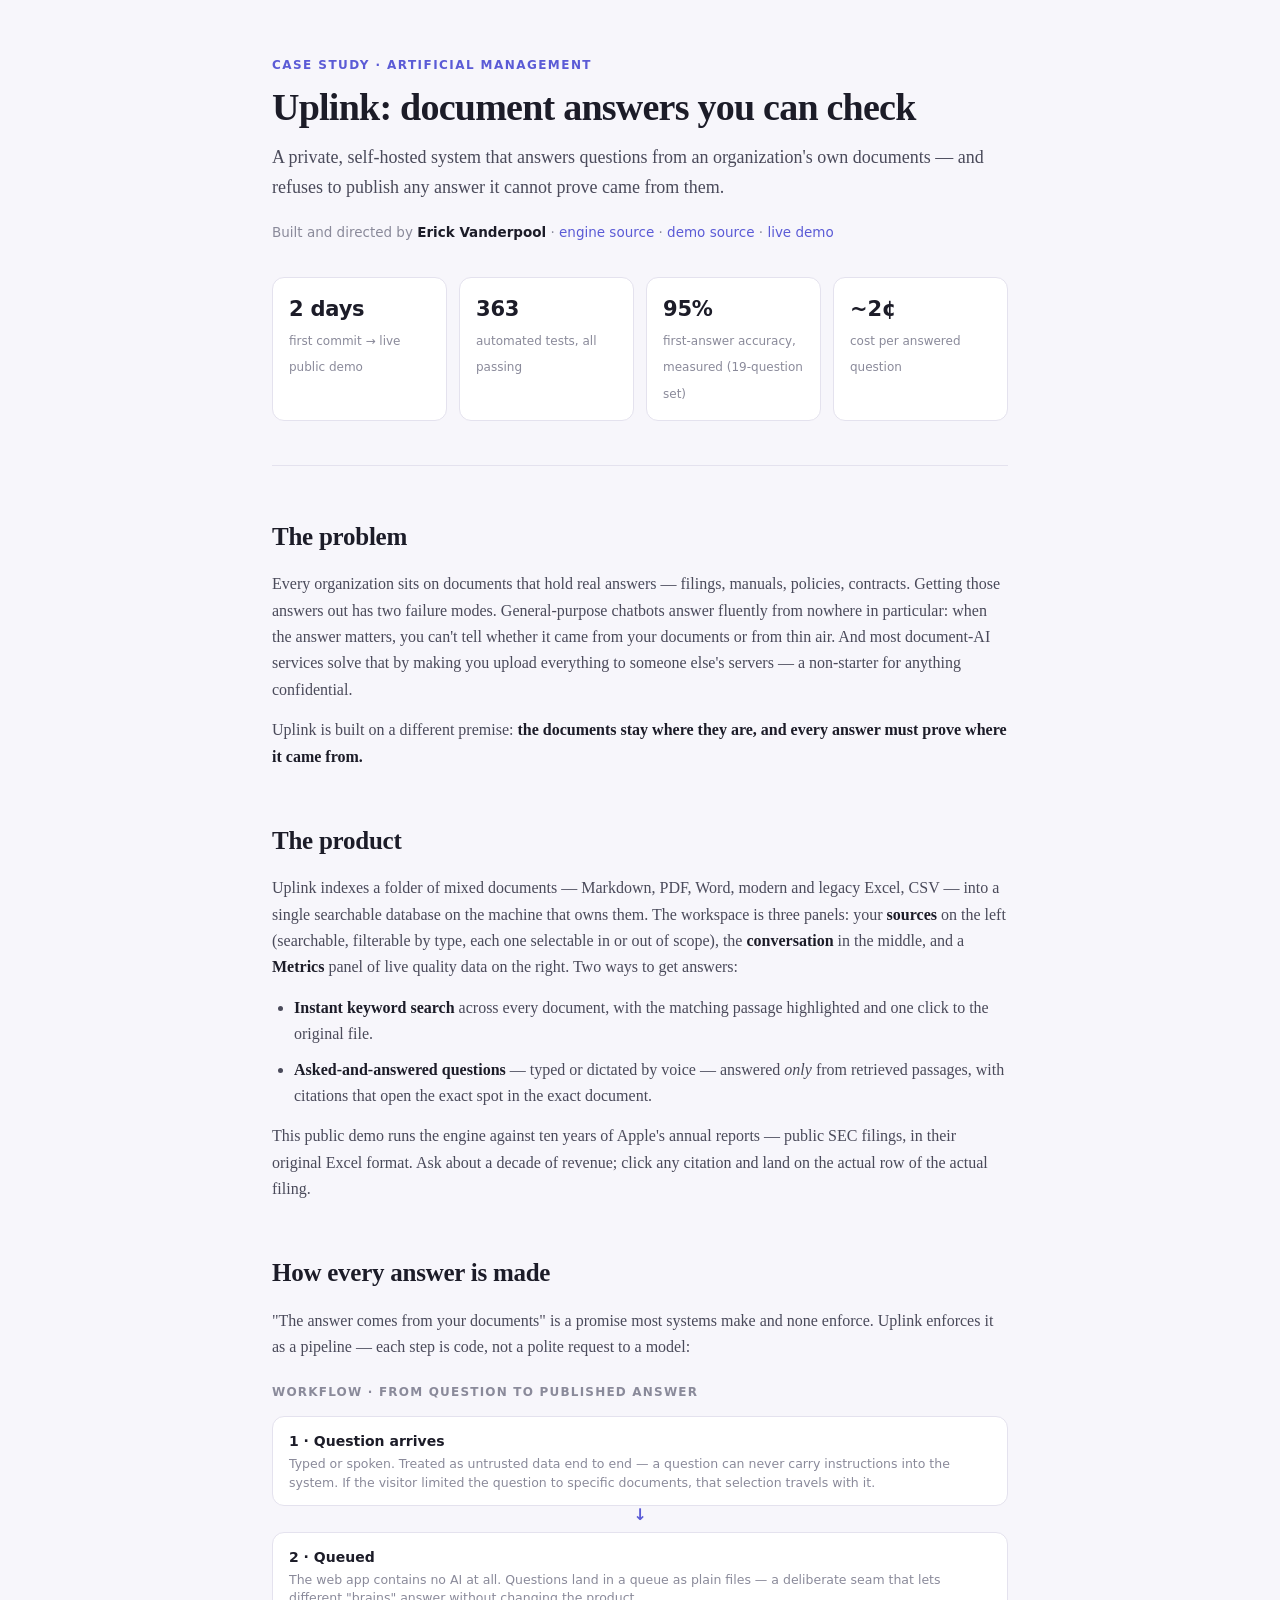
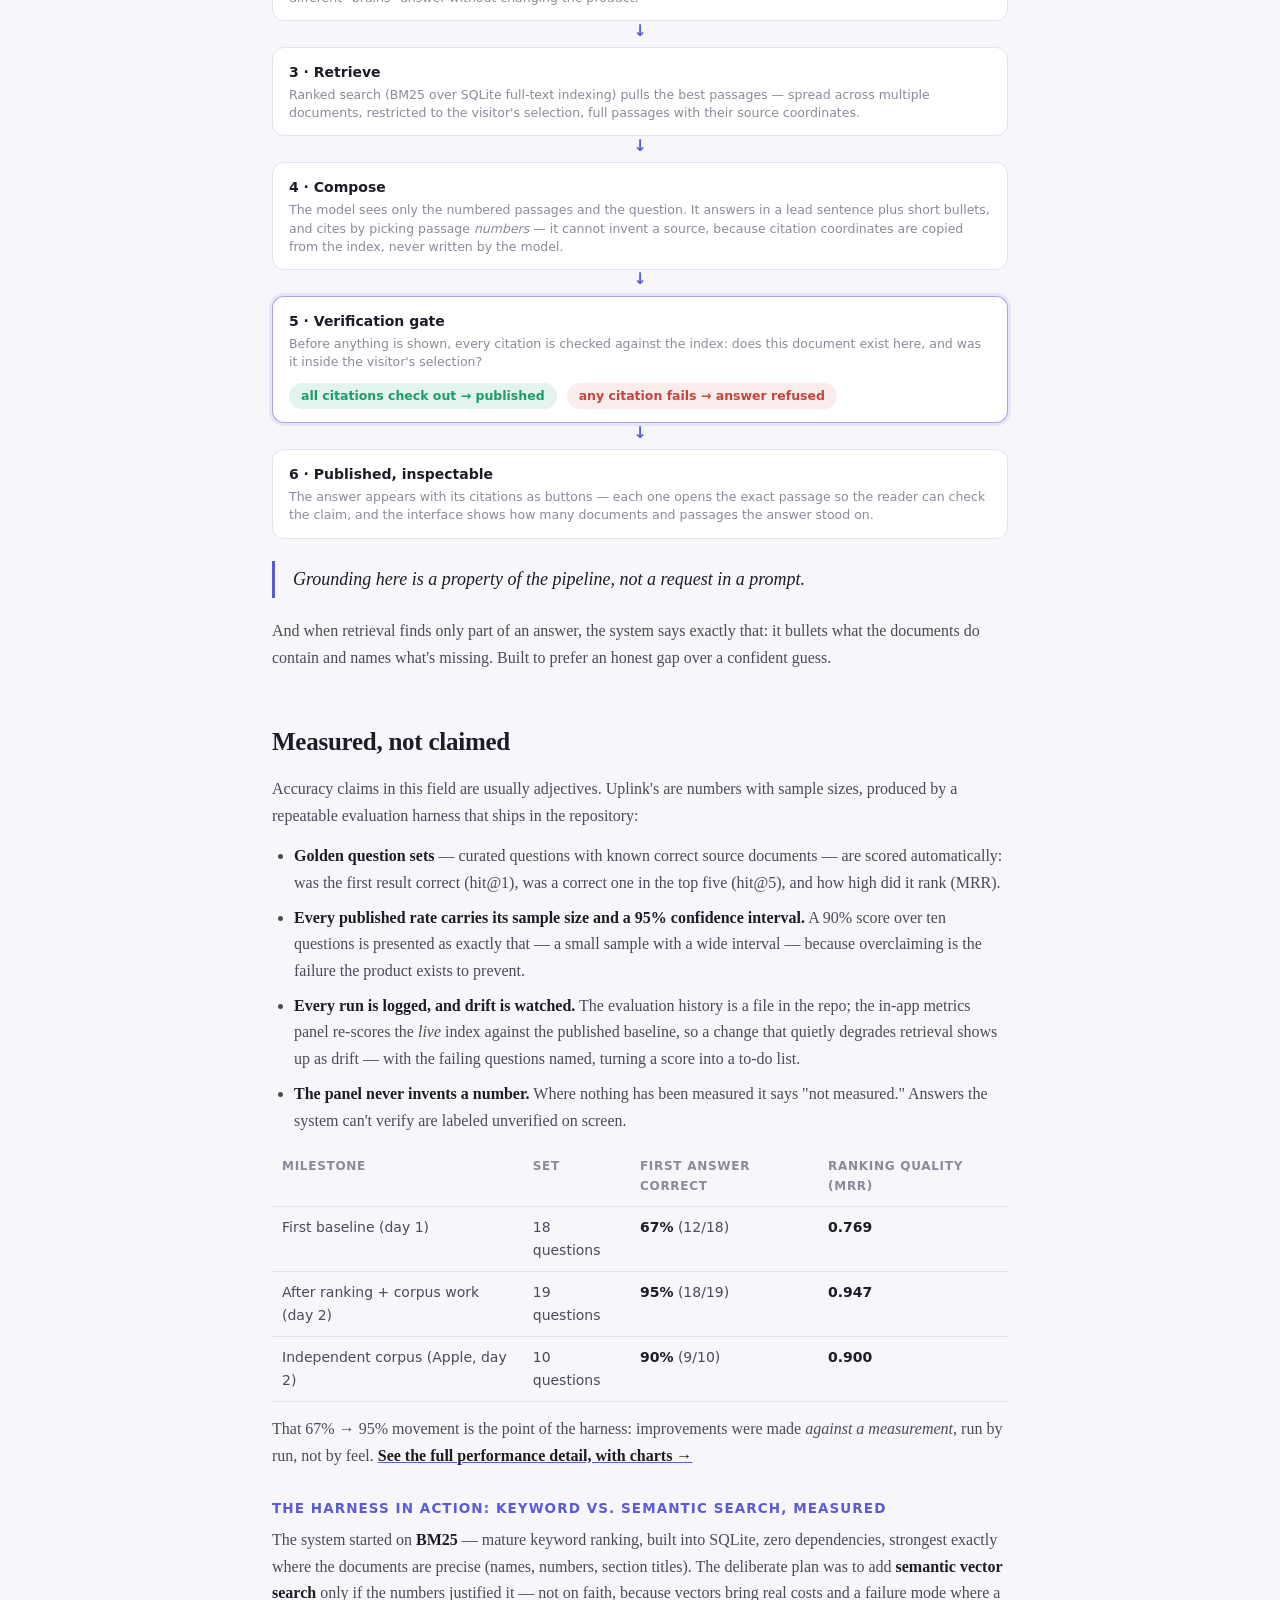
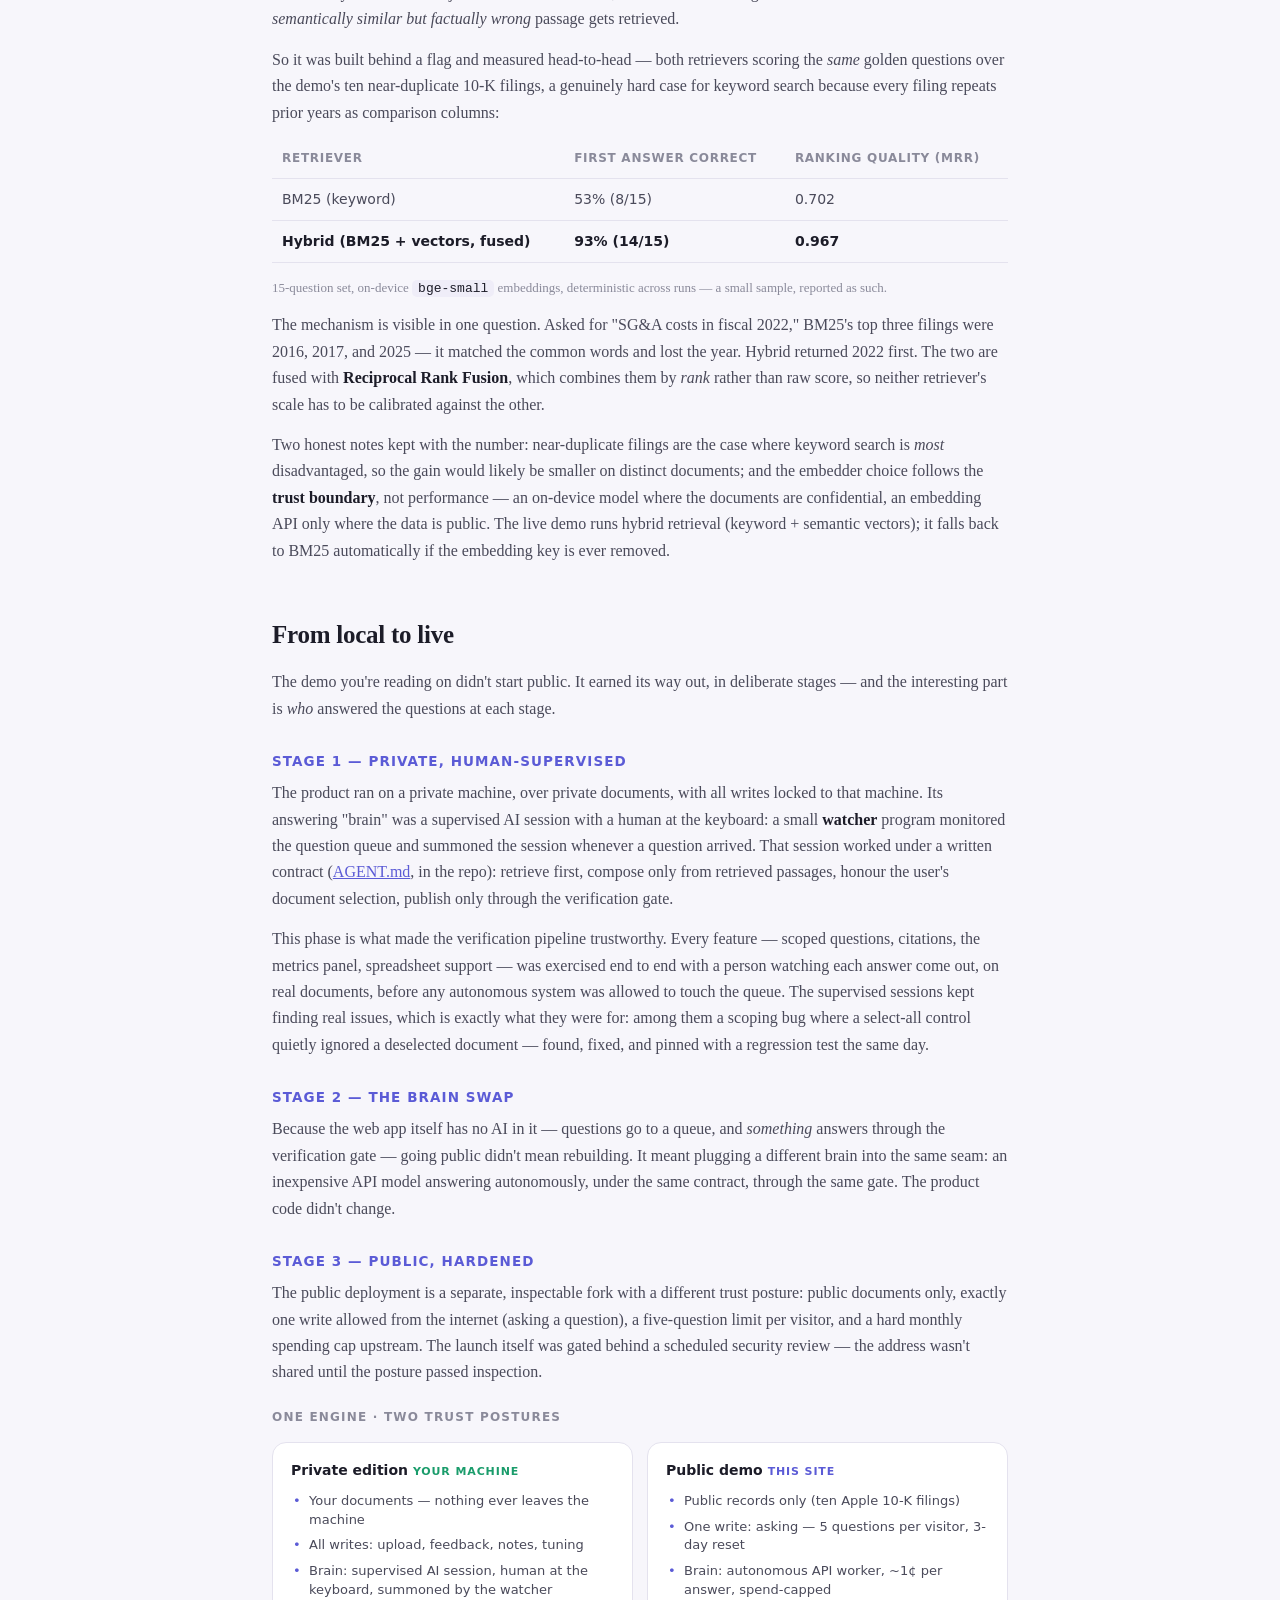
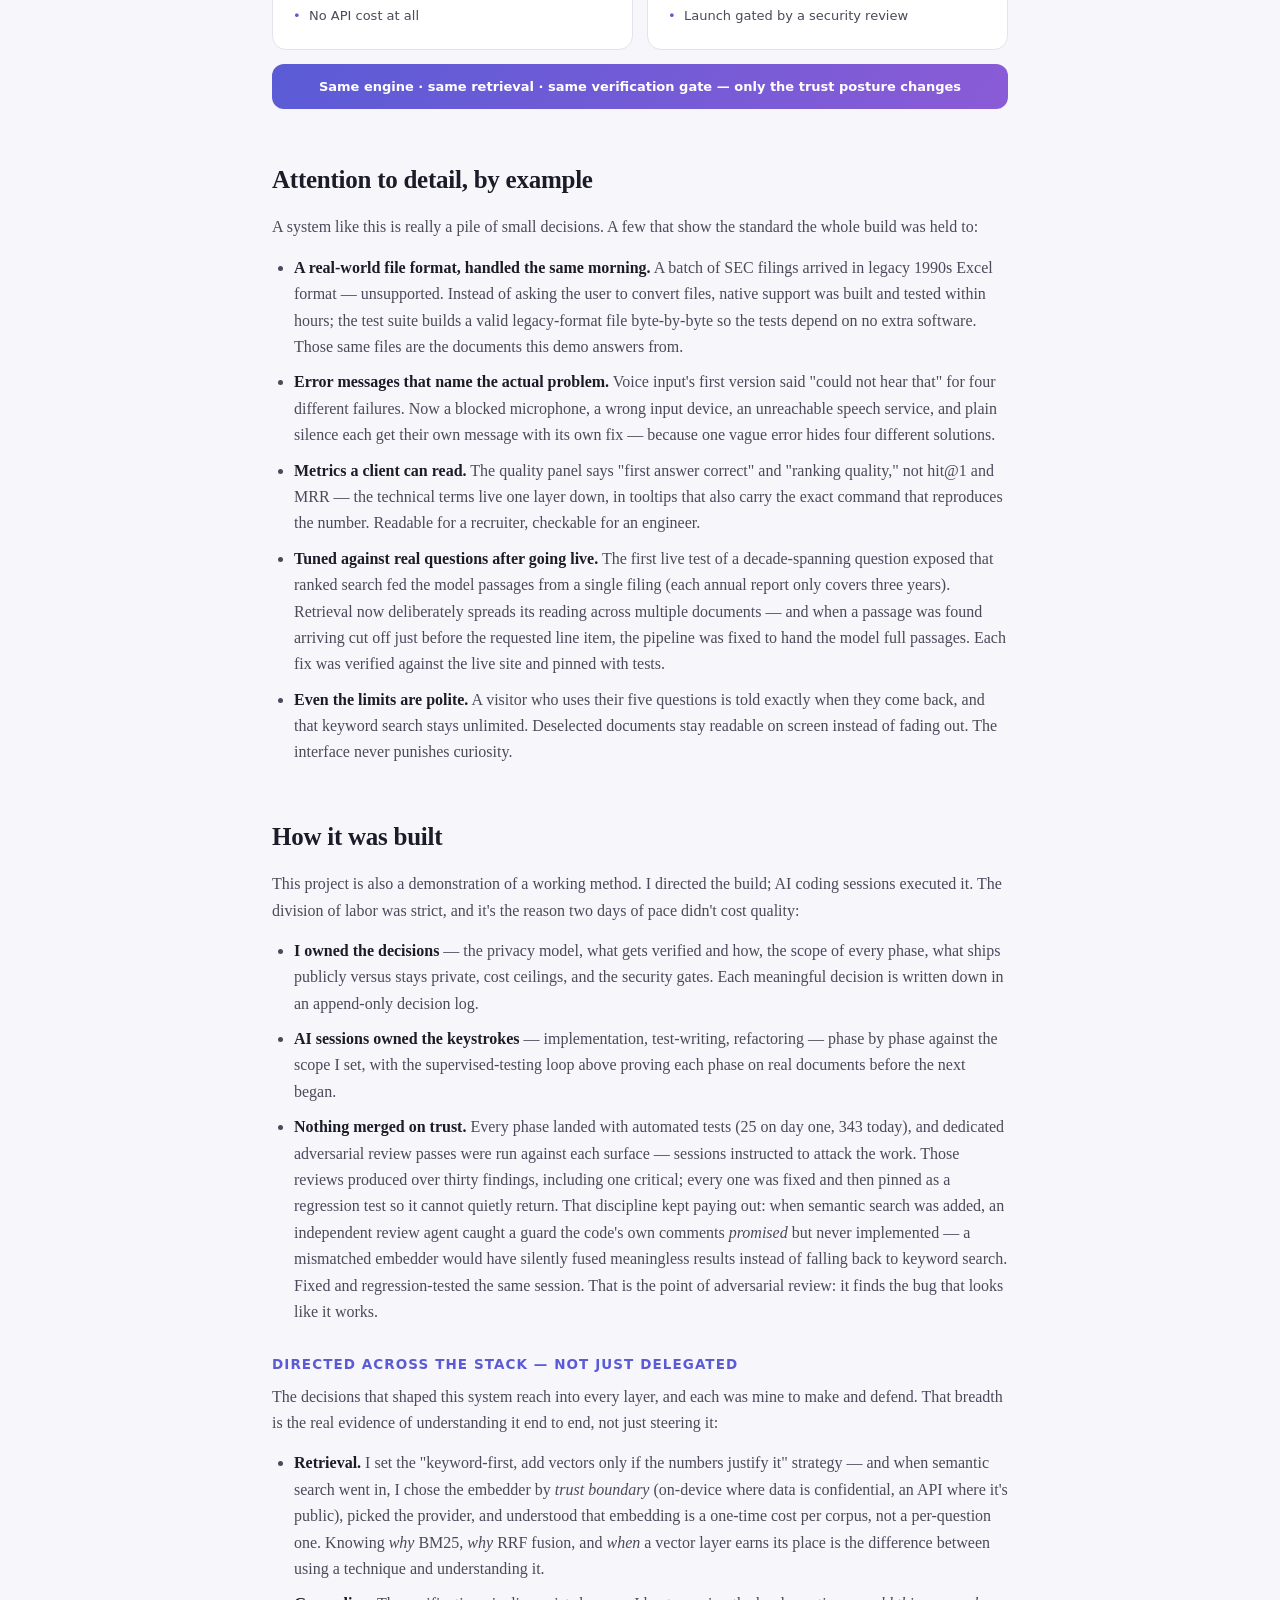
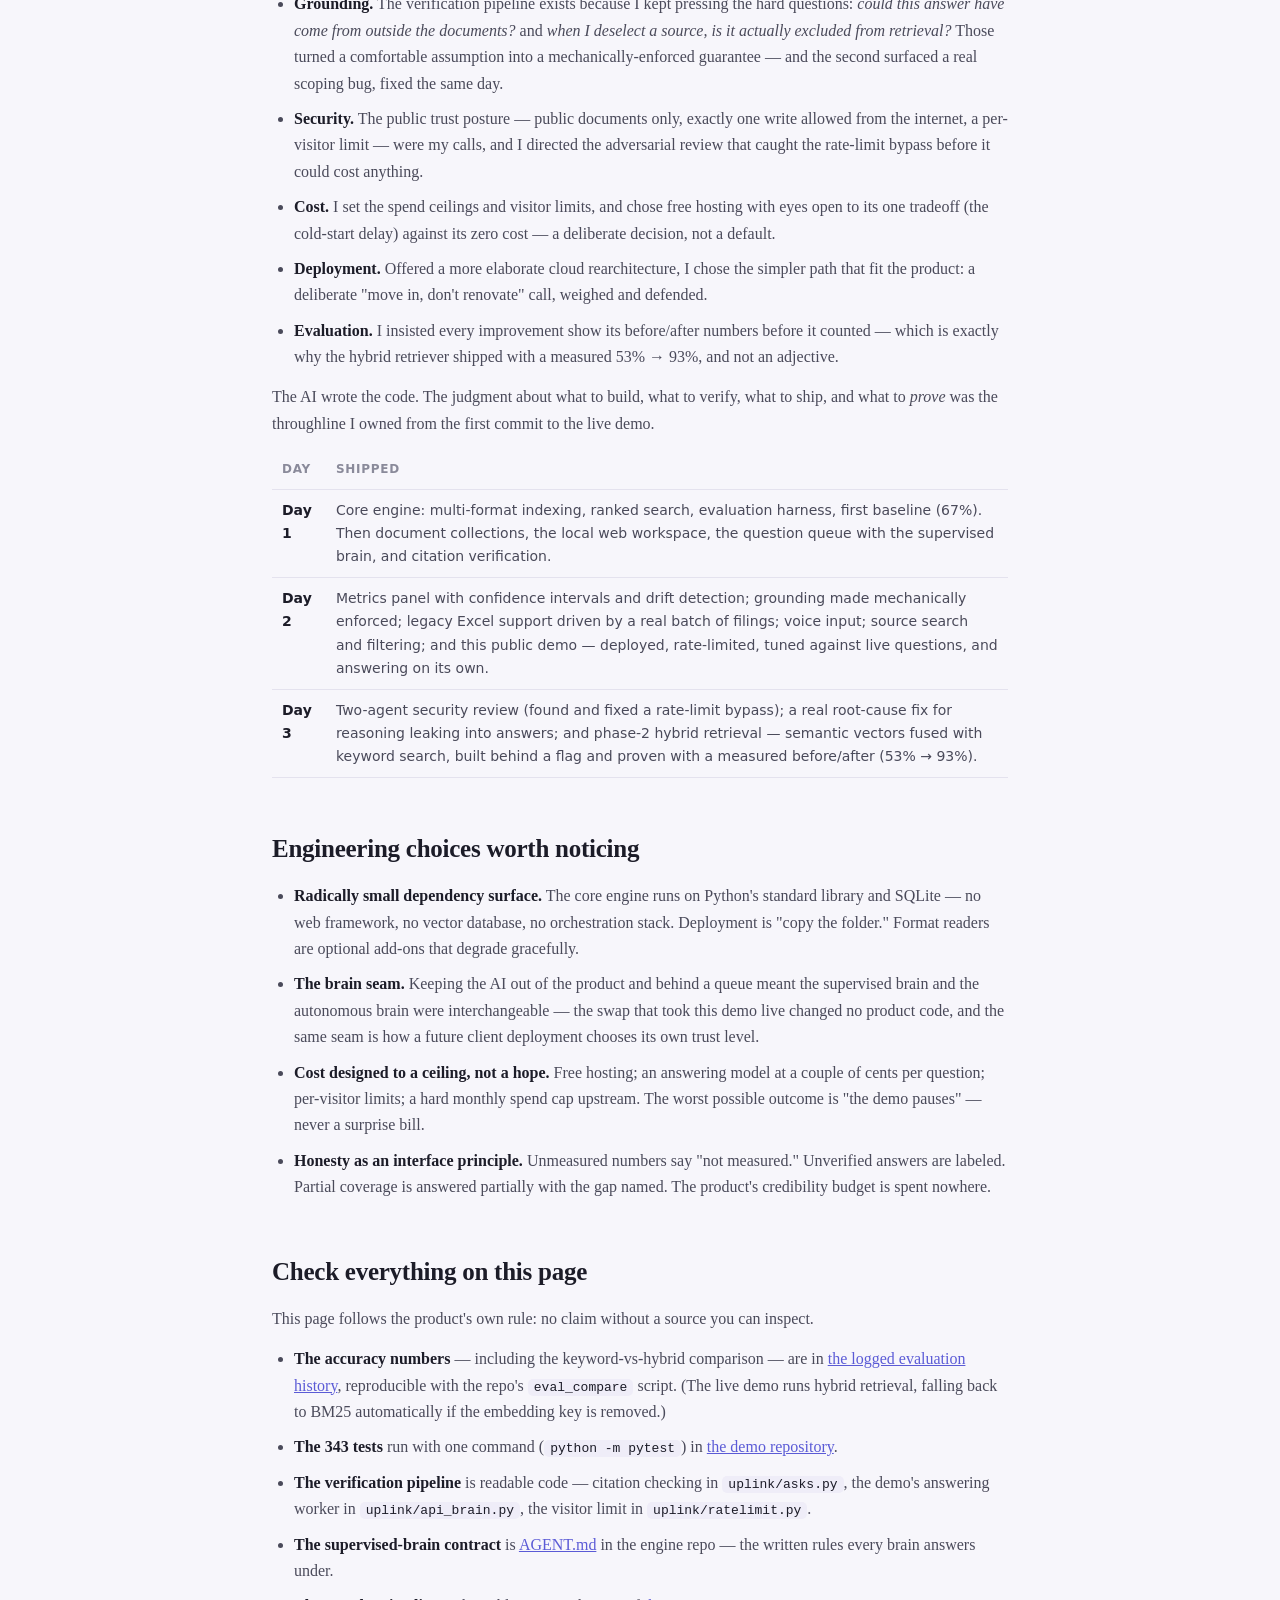
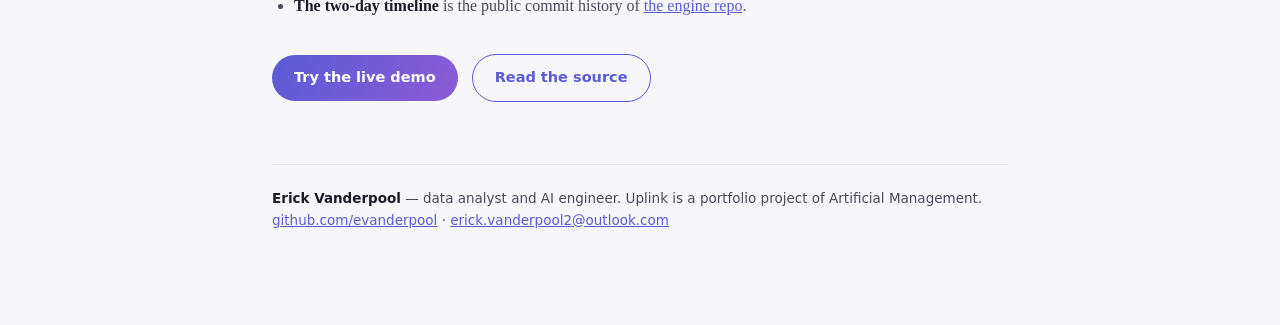
<file: uplink/static/case-study.html>
<!doctype html>
<html lang="en">
<head>
<meta charset="utf-8">
<meta name="viewport" content="width=device-width, initial-scale=1">
<meta name="color-scheme" content="light dark">
<title>Uplink — Case Study · Erick Vanderpool</title>
<style>
  :root {
    --brand-1: #5b5bd6; --brand-2: #8b5bd6; --good: #1a9c6b; --bad: #c4453f;
    --ink: #1c1c28; --ink-2: #4a4a5a; --muted: #8a8a9a;
    --bg: #f7f6fb; --surface: #ffffff; --line: #e4e2ee;
    --soft: #efedf8;
  }
  @media (prefers-color-scheme: dark) {
    :root { --ink: #ececf4; --ink-2: #b8b8c8; --muted: #77778a;
            --bg: #14141c; --surface: #1d1d28; --line: #2c2c3a; --soft: #232331; }
  }
  * { margin: 0; padding: 0; box-sizing: border-box; }
  body { background: var(--bg); color: var(--ink);
         font: 16px/1.65 Georgia, 'Times New Roman', serif; }
  .wrap { max-width: 780px; margin: 0 auto; padding: 0 22px 80px; }
  header.hero { padding: 56px 0 36px; border-bottom: 1px solid var(--line); }
  .kicker { font-family: system-ui, sans-serif; font-size: 12px; font-weight: 700;
            letter-spacing: .12em; text-transform: uppercase; color: var(--brand-1); }
  h1 { font-size: 38px; line-height: 1.15; letter-spacing: -0.02em; margin: 10px 0 14px; }
  .sub { font-size: 18px; color: var(--ink-2); }
  .byline { font-family: system-ui, sans-serif; font-size: 13.5px; color: var(--muted);
            margin-top: 18px; }
  .byline a { color: var(--brand-1); text-decoration: none; }
  .facts { display: grid; grid-template-columns: repeat(auto-fit, minmax(160px, 1fr));
           gap: 12px; margin: 34px 0 8px; font-family: system-ui, sans-serif; }
  .fact { background: var(--surface); border: 1px solid var(--line);
          border-radius: 12px; padding: 14px 16px; }
  .fact b { display: block; font-size: 21px; letter-spacing: -0.01em; }
  .fact span { font-size: 12px; color: var(--muted); }
  h2 { font-size: 25px; letter-spacing: -0.01em; margin: 50px 0 14px; }
  h3 { font-family: system-ui, sans-serif; font-size: 13.5px; text-transform: uppercase;
       letter-spacing: .08em; color: var(--brand-1); margin: 28px 0 8px; }
  p { margin: 0 0 14px; color: var(--ink-2); }
  p strong, li strong { color: var(--ink); }
  ul, ol { margin: 0 0 14px 22px; color: var(--ink-2); }
  li { margin-bottom: 9px; }
  .card { background: var(--surface); border: 1px solid var(--line);
          border-radius: 14px; padding: 20px 22px; margin: 18px 0; }
  table { width: 100%; border-collapse: collapse; margin: 14px 0;
          font-family: system-ui, sans-serif; font-size: 14px; }
  th, td { text-align: left; padding: 9px 10px; border-bottom: 1px solid var(--line);
           color: var(--ink-2); vertical-align: top; }
  th { color: var(--muted); font-size: 12px; text-transform: uppercase;
       letter-spacing: .06em; }
  td b { color: var(--ink); }
  .pull { border-left: 3px solid var(--brand-1); padding: 4px 0 4px 18px;
          margin: 20px 0; font-size: 18px; color: var(--ink); font-style: italic; }
  a { color: var(--brand-1); }
  code { font: 13px/1.5 ui-monospace, Consolas, monospace; background: var(--soft);
         border-radius: 5px; padding: 1px 6px; color: var(--ink); }
  .cta { display: inline-block; font-family: system-ui, sans-serif; font-weight: 600;
         font-size: 14.5px; text-decoration: none; color: #fff !important;
         background: linear-gradient(120deg, var(--brand-1), var(--brand-2));
         border-radius: 999px; padding: 11px 22px; margin: 6px 10px 6px 0; }
  .cta.ghost { background: none; border: 1.5px solid var(--brand-1);
               color: var(--brand-1) !important; }
  .foot { margin-top: 56px; padding-top: 22px; border-top: 1px solid var(--line);
          font-family: system-ui, sans-serif; font-size: 13.5px; color: var(--muted); }

  /* ------- workflow diagrams (pure HTML/CSS: responsive, theme-aware) ------- */
  .diagram { font-family: system-ui, sans-serif; margin: 22px 0; }
  .dtitle { font-size: 12px; font-weight: 700; letter-spacing: .1em;
            text-transform: uppercase; color: var(--muted); margin-bottom: 14px; }
  .dstep { background: var(--surface); border: 1px solid var(--line);
           border-radius: 12px; padding: 13px 16px; position: relative; }
  .dstep b { display: block; font-size: 14px; color: var(--ink); }
  .dstep span { font-size: 12.5px; color: var(--muted); line-height: 1.45;
                display: block; margin-top: 2px; }
  .flowv { display: flex; flex-direction: column; gap: 26px; }
  .flowv .dstep:not(:last-child)::after {
    content: "↓"; position: absolute; left: 50%; bottom: -24px;
    transform: translateX(-50%); color: var(--brand-1); font-size: 16px;
    font-weight: 700; }
  .dstep.gate { border-color: color-mix(in srgb, var(--brand-1) 55%, transparent);
                box-shadow: 0 0 0 3px color-mix(in srgb, var(--brand-1) 10%, transparent); }
  .dstep .fork { display: flex; gap: 10px; margin-top: 10px; flex-wrap: wrap; }
  .chip { font-size: 12px; font-weight: 650; border-radius: 999px; padding: 4px 12px; }
  .chip.ok { color: var(--good); background: color-mix(in srgb, var(--good) 12%, transparent); }
  .chip.no { color: var(--bad); background: color-mix(in srgb, var(--bad) 10%, transparent); }
  .twocol { display: grid; grid-template-columns: 1fr 1fr; gap: 14px; }
  @media (max-width: 620px) { .twocol { grid-template-columns: 1fr; } }
  .col { background: var(--surface); border: 1px solid var(--line);
         border-radius: 14px; padding: 16px 18px; }
  .col h4 { font-size: 14px; margin-bottom: 4px; }
  .col .tag { font-size: 11px; font-weight: 700; letter-spacing: .08em;
              text-transform: uppercase; }
  .col ul { margin: 10px 0 0 0; list-style: none; }
  .col li { font-size: 13px; color: var(--ink-2); padding-left: 18px;
            position: relative; margin-bottom: 7px; line-height: 1.45; }
  .col li::before { content: "•"; position: absolute; left: 2px; color: var(--brand-1); }
  .sharedbar { margin-top: 14px; text-align: center; font-size: 13px; font-weight: 650;
               color: #fff; border-radius: 12px; padding: 12px 16px;
               background: linear-gradient(120deg, var(--brand-1), var(--brand-2)); }
</style>
</head>
<body>
<div class="wrap">

<header class="hero">
  <div class="kicker">Case study · Artificial Management</div>
  <h1>Uplink: document answers you can check</h1>
  <p class="sub">A private, self-hosted system that answers questions from an
  organization's own documents — and refuses to publish any answer it cannot
  prove came from them.</p>
  <p class="byline">Built and directed by <strong>Erick Vanderpool</strong> ·
    <a href="https://github.com/evanderpool/uplink">engine source</a> ·
    <a href="https://github.com/evanderpool/uplink-demo">demo source</a> ·
    <a href="/">live demo</a></p>
  <div class="facts">
    <div class="fact"><b>2 days</b><span>first commit → live public demo</span></div>
    <div class="fact"><b>363</b><span>automated tests, all passing</span></div>
    <div class="fact"><b>95%</b><span>first-answer accuracy, measured (19-question set)</span></div>
    <div class="fact"><b>~2¢</b><span>cost per answered question</span></div>
  </div>
</header>

<h2>The problem</h2>
<p>Every organization sits on documents that hold real answers — filings,
manuals, policies, contracts. Getting those answers out has two failure modes.
General-purpose chatbots answer fluently from nowhere in particular: when the
answer matters, you can't tell whether it came from your documents or from
thin air. And most document-AI services solve that by making you upload
everything to someone else's servers — a non-starter for anything
confidential.</p>
<p>Uplink is built on a different premise: <strong>the documents stay where
they are, and every answer must prove where it came from.</strong></p>

<h2>The product</h2>
<p>Uplink indexes a folder of mixed documents — Markdown, PDF, Word, modern
and legacy Excel, CSV — into a single searchable database on the machine that
owns them. The workspace is three panels: your <strong>sources</strong> on
the left (searchable, filterable by type, each one selectable in or out of
scope), the <strong>conversation</strong> in the middle, and a
<strong>Metrics</strong> panel of live quality data on the right. Two ways to get
answers:</p>
<ul>
  <li><strong>Instant keyword search</strong> across every document, with the
  matching passage highlighted and one click to the original file.</li>
  <li><strong>Asked-and-answered questions</strong> — typed or dictated by
  voice — answered <em>only</em> from retrieved passages, with citations that
  open the exact spot in the exact document.</li>
</ul>
<p>This public demo runs the engine against ten years of Apple's annual
reports — public SEC filings, in their original Excel format. Ask about a
decade of revenue; click any citation and land on the actual row of the
actual filing.</p>

<h2>How every answer is made</h2>
<p>"The answer comes from your documents" is a promise most systems make and
none enforce. Uplink enforces it as a pipeline — each step is code, not a
polite request to a model:</p>

<div class="diagram">
  <div class="dtitle">Workflow · from question to published answer</div>
  <div class="flowv">
    <div class="dstep"><b>1 · Question arrives</b>
      <span>Typed or spoken. Treated as untrusted data end to end — a question
      can never carry instructions into the system. If the visitor limited the
      question to specific documents, that selection travels with it.</span></div>
    <div class="dstep"><b>2 · Queued</b>
      <span>The web app contains no AI at all. Questions land in a queue as
      plain files — a deliberate seam that lets different "brains" answer
      without changing the product.</span></div>
    <div class="dstep"><b>3 · Retrieve</b>
      <span>Ranked search (BM25 over SQLite full-text indexing) pulls the best
      passages — spread across multiple documents, restricted to the visitor's
      selection, full passages with their source coordinates.</span></div>
    <div class="dstep"><b>4 · Compose</b>
      <span>The model sees only the numbered passages and the question. It
      answers in a lead sentence plus short bullets, and cites by picking
      passage <em>numbers</em> — it cannot invent a source, because citation
      coordinates are copied from the index, never written by the model.</span></div>
    <div class="dstep gate"><b>5 · Verification gate</b>
      <span>Before anything is shown, every citation is checked against the
      index: does this document exist here, and was it inside the visitor's
      selection?</span>
      <div class="fork">
        <span class="chip ok">all citations check out → published</span>
        <span class="chip no">any citation fails → answer refused</span>
      </div></div>
    <div class="dstep"><b>6 · Published, inspectable</b>
      <span>The answer appears with its citations as buttons — each one opens
      the exact passage so the reader can check the claim, and the interface
      shows how many documents and passages the answer stood on.</span></div>
  </div>
</div>

<p class="pull">Grounding here is a property of the pipeline, not a request
in a prompt.</p>
<p>And when retrieval finds only part of an answer, the system says exactly
that: it bullets what the documents do contain and names what's missing.
Built to prefer an honest gap over a confident guess.</p>

<h2>Measured, not claimed</h2>
<p>Accuracy claims in this field are usually adjectives. Uplink's are
numbers with sample sizes, produced by a repeatable evaluation harness that
ships in the repository:</p>
<ul>
  <li><strong>Golden question sets</strong> — curated questions with known
  correct source documents — are scored automatically: was the first result
  correct (hit@1), was a correct one in the top five (hit@5), and how high
  did it rank (MRR).</li>
  <li><strong>Every published rate carries its sample size and a 95%
  confidence interval.</strong> A 90% score over ten questions is presented
  as exactly that — a small sample with a wide interval — because
  overclaiming is the failure the product exists to prevent.</li>
  <li><strong>Every run is logged, and drift is watched.</strong> The
  evaluation history is a file in the repo; the in-app metrics panel
  re-scores the <em>live</em> index against the published baseline, so a
  change that quietly degrades retrieval shows up as drift — with the
  failing questions named, turning a score into a to-do list.</li>
  <li><strong>The panel never invents a number.</strong> Where nothing has
  been measured it says "not measured." Answers the system can't verify are
  labeled unverified on screen.</li>
</ul>
<table>
  <tr><th>Milestone</th><th>Set</th><th>First answer correct</th><th>Ranking quality (MRR)</th></tr>
  <tr><td>First baseline (day 1)</td><td>18 questions</td><td><b>67%</b> (12/18)</td><td><b>0.769</b></td></tr>
  <tr><td>After ranking + corpus work (day 2)</td><td>19 questions</td><td><b>95%</b> (18/19)</td><td><b>0.947</b></td></tr>
  <tr><td>Independent corpus (Apple, day 2)</td><td>10 questions</td><td><b>90%</b> (9/10)</td><td><b>0.900</b></td></tr>
</table>
<p>That 67% → 95% movement is the point of the harness: improvements were
made <em>against a measurement</em>, run by run, not by feel.
<a href="/performance"><strong>See the full performance detail, with charts
→</strong></a></p>

<h3>The harness in action: keyword vs. semantic search, measured</h3>
<p>The system started on <strong>BM25</strong> — mature keyword ranking,
built into SQLite, zero dependencies, strongest exactly where the documents
are precise (names, numbers, section titles). The deliberate plan was to add
<strong>semantic vector search</strong> only if the numbers justified it —
not on faith, because vectors bring real costs and a failure mode where a
<em>semantically similar but factually wrong</em> passage gets retrieved.</p>
<p>So it was built behind a flag and measured head-to-head — both retrievers
scoring the <em>same</em> golden questions over the demo's ten near-duplicate
10-K filings, a genuinely hard case for keyword search because every filing
repeats prior years as comparison columns:</p>
<table>
  <tr><th>Retriever</th><th>First answer correct</th><th>Ranking quality (MRR)</th></tr>
  <tr><td>BM25 (keyword)</td><td>53% (8/15)</td><td>0.702</td></tr>
  <tr><td><b>Hybrid (BM25 + vectors, fused)</b></td><td><b>93% (14/15)</b></td><td><b>0.967</b></td></tr>
</table>
<p class="metric-hero-sub" style="color:var(--muted);font-size:13px">15-question
set, on-device <code>bge-small</code> embeddings, deterministic across runs —
a small sample, reported as such.</p>
<p>The mechanism is visible in one question. Asked for "SG&amp;A costs in
fiscal 2022," BM25's top three filings were 2016, 2017, and 2025 — it matched
the common words and lost the year. Hybrid returned 2022 first. The two are
fused with <strong>Reciprocal Rank Fusion</strong>, which combines them by
<em>rank</em> rather than raw score, so neither retriever's scale has to be
calibrated against the other.</p>
<p>Two honest notes kept with the number: near-duplicate filings are the case
where keyword search is <em>most</em> disadvantaged, so the gain would likely
be smaller on distinct documents; and the embedder choice follows the
<strong>trust boundary</strong>, not performance — an on-device model where
the documents are confidential, an embedding API only where the data is
public. The live demo runs hybrid retrieval (keyword + semantic vectors);
it falls back to BM25 automatically if the embedding key is ever removed.</p>

<h2>From local to live</h2>
<p>The demo you're reading on didn't start public. It earned its way out, in
deliberate stages — and the interesting part is <em>who</em> answered the
questions at each stage.</p>

<h3>Stage 1 — private, human-supervised</h3>
<p>The product ran on a private machine, over private documents, with all
writes locked to that machine. Its answering "brain" was a supervised AI
session with a human at the keyboard: a small <strong>watcher</strong>
program monitored the question queue and summoned the session whenever a
question arrived. That session worked under a written contract
(<a href="https://github.com/evanderpool/uplink/blob/main/AGENT.md">AGENT.md</a>,
in the repo): retrieve first, compose only from retrieved passages, honour
the user's document selection, publish only through the verification gate.</p>
<p>This phase is what made the verification pipeline trustworthy. Every
feature — scoped questions, citations, the metrics panel, spreadsheet
support — was exercised end to end with a person watching each answer come
out, on real documents, before any autonomous system was allowed to touch
the queue. The supervised sessions kept finding real issues, which is
exactly what they were for: among them a scoping bug where a select-all
control quietly ignored a deselected document — found, fixed, and pinned
with a regression test the same day.</p>

<h3>Stage 2 — the brain swap</h3>
<p>Because the web app itself has no AI in it — questions go to a queue, and
<em>something</em> answers through the verification gate — going public
didn't mean rebuilding. It meant plugging a different brain into the same
seam: an inexpensive API model answering autonomously, under the same
contract, through the same gate. The product code didn't change.</p>

<h3>Stage 3 — public, hardened</h3>
<p>The public deployment is a separate, inspectable fork with a different
trust posture: public documents only, exactly one write allowed from the
internet (asking a question), a five-question limit per visitor, and a hard
monthly spending cap upstream. The launch itself was gated behind a
scheduled security review — the address wasn't shared until the posture
passed inspection.</p>

<div class="diagram">
  <div class="dtitle">One engine · two trust postures</div>
  <div class="twocol">
    <div class="col">
      <h4>Private edition <span class="tag" style="color:var(--good)">your machine</span></h4>
      <ul>
        <li>Your documents — nothing ever leaves the machine</li>
        <li>All writes: upload, feedback, notes, tuning</li>
        <li>Brain: supervised AI session, human at the keyboard, summoned by the watcher</li>
        <li>No API cost at all</li>
      </ul>
    </div>
    <div class="col">
      <h4>Public demo <span class="tag" style="color:var(--brand-1)">this site</span></h4>
      <ul>
        <li>Public records only (ten Apple 10-K filings)</li>
        <li>One write: asking — 5 questions per visitor, 3-day reset</li>
        <li>Brain: autonomous API worker, ~1¢ per answer, spend-capped</li>
        <li>Launch gated by a security review</li>
      </ul>
    </div>
  </div>
  <div class="sharedbar">Same engine · same retrieval · same verification gate —
  only the trust posture changes</div>
</div>

<h2>Attention to detail, by example</h2>
<p>A system like this is really a pile of small decisions. A few that show
the standard the whole build was held to:</p>
<ul>
  <li><strong>A real-world file format, handled the same morning.</strong> A
  batch of SEC filings arrived in legacy 1990s Excel format — unsupported.
  Instead of asking the user to convert files, native support was built and
  tested within hours; the test suite builds a valid legacy-format file
  byte-by-byte so the tests depend on no extra software. Those same files are
  the documents this demo answers from.</li>
  <li><strong>Error messages that name the actual problem.</strong> Voice
  input's first version said "could not hear that" for four different
  failures. Now a blocked microphone, a wrong input device, an unreachable
  speech service, and plain silence each get their own message with its own
  fix — because one vague error hides four different solutions.</li>
  <li><strong>Metrics a client can read.</strong> The quality panel says
  "first answer correct" and "ranking quality," not hit@1 and MRR — the
  technical terms live one layer down, in tooltips that also carry the exact
  command that reproduces the number. Readable for a recruiter, checkable
  for an engineer.</li>
  <li><strong>Tuned against real questions after going live.</strong> The
  first live test of a decade-spanning question exposed that ranked search
  fed the model passages from a single filing (each annual report only
  covers three years). Retrieval now deliberately spreads its reading across
  multiple documents — and when a passage was found arriving cut off just
  before the requested line item, the pipeline was fixed to hand the model
  full passages. Each fix was verified against the live site and pinned with
  tests.</li>
  <li><strong>Even the limits are polite.</strong> A visitor who uses their
  five questions is told exactly when they come back, and that keyword
  search stays unlimited. Deselected documents stay readable on screen
  instead of fading out. The interface never punishes curiosity.</li>
</ul>

<h2>How it was built</h2>
<p>This project is also a demonstration of a working method. I directed the
build; AI coding sessions executed it. The division of labor was strict, and
it's the reason two days of pace didn't cost quality:</p>
<ul>
  <li><strong>I owned the decisions</strong> — the privacy model, what gets
  verified and how, the scope of every phase, what ships publicly versus
  stays private, cost ceilings, and the security gates. Each meaningful
  decision is written down in an append-only decision log.</li>
  <li><strong>AI sessions owned the keystrokes</strong> — implementation,
  test-writing, refactoring — phase by phase against the scope I set, with
  the supervised-testing loop above proving each phase on real documents
  before the next began.</li>
  <li><strong>Nothing merged on trust.</strong> Every phase landed with
  automated tests (25 on day one, 343 today), and dedicated adversarial
  review passes were run against each surface — sessions instructed to
  attack the work. Those reviews produced over thirty findings, including
  one critical; every one was fixed and then pinned as a regression test so
  it cannot quietly return. That discipline kept paying out: when semantic
  search was added, an independent review agent caught a guard the code's own
  comments <em>promised</em> but never implemented — a mismatched embedder
  would have silently fused meaningless results instead of falling back to
  keyword search. Fixed and regression-tested the same session. That is the
  point of adversarial review: it finds the bug that looks like it works.</li>
</ul>

<h3>Directed across the stack — not just delegated</h3>
<p>The decisions that shaped this system reach into every layer, and each was
mine to make and defend. That breadth is the real evidence of understanding
it end to end, not just steering it:</p>
<ul>
  <li><strong>Retrieval.</strong> I set the "keyword-first, add vectors only
  if the numbers justify it" strategy — and when semantic search went in, I
  chose the embedder by <em>trust boundary</em> (on-device where data is
  confidential, an API where it's public), picked the provider, and understood
  that embedding is a one-time cost per corpus, not a per-question one. Knowing
  <em>why</em> BM25, <em>why</em> RRF fusion, and <em>when</em> a vector layer
  earns its place is the difference between using a technique and understanding
  it.</li>
  <li><strong>Grounding.</strong> The verification pipeline exists because I
  kept pressing the hard questions: <em>could this answer have come from
  outside the documents?</em> and <em>when I deselect a source, is it actually
  excluded from retrieval?</em> Those turned a comfortable assumption into a
  mechanically-enforced guarantee — and the second surfaced a real scoping bug,
  fixed the same day.</li>
  <li><strong>Security.</strong> The public trust posture — public documents
  only, exactly one write allowed from the internet, a per-visitor limit —
  were my calls, and I directed the adversarial review that caught the
  rate-limit bypass before it could cost anything.</li>
  <li><strong>Cost.</strong> I set the spend ceilings and visitor limits, and
  chose free hosting with eyes open to its one tradeoff (the cold-start delay)
  against its zero cost — a deliberate decision, not a default.</li>
  <li><strong>Deployment.</strong> Offered a more elaborate cloud
  rearchitecture, I chose the simpler path that fit the product: a deliberate
  "move in, don't renovate" call, weighed and defended.</li>
  <li><strong>Evaluation.</strong> I insisted every improvement show its
  before/after numbers before it counted — which is exactly why the hybrid
  retriever shipped with a measured 53% → 93%, and not an adjective.</li>
</ul>
<p>The AI wrote the code. The judgment about what to build, what to verify,
what to ship, and what to <em>prove</em> was the throughline I owned from the
first commit to the live demo.</p>
<table>
  <tr><th>Day</th><th>Shipped</th></tr>
  <tr><td><b>Day 1</b></td><td>Core engine: multi-format indexing, ranked
  search, evaluation harness, first baseline (67%). Then document
  collections, the local web workspace, the question queue with the
  supervised brain, and citation verification.</td></tr>
  <tr><td><b>Day 2</b></td><td>Metrics panel with confidence intervals and
  drift detection; grounding made mechanically enforced; legacy Excel
  support driven by a real batch of filings; voice input; source search and
  filtering; and this public demo — deployed, rate-limited, tuned against
  live questions, and answering on its own.</td></tr>
  <tr><td><b>Day 3</b></td><td>Two-agent security review (found and fixed a
  rate-limit bypass); a real root-cause fix for reasoning leaking into
  answers; and phase-2 hybrid retrieval — semantic vectors fused with keyword
  search, built behind a flag and proven with a measured before/after
  (53% → 93%).</td></tr>
</table>

<h2>Engineering choices worth noticing</h2>
<ul>
  <li><strong>Radically small dependency surface.</strong> The core engine
  runs on Python's standard library and SQLite — no web framework, no vector
  database, no orchestration stack. Deployment is "copy the folder." Format
  readers are optional add-ons that degrade gracefully.</li>
  <li><strong>The brain seam.</strong> Keeping the AI out of the product and
  behind a queue meant the supervised brain and the autonomous brain were
  interchangeable — the swap that took this demo live changed no product
  code, and the same seam is how a future client deployment chooses its own
  trust level.</li>
  <li><strong>Cost designed to a ceiling, not a hope.</strong> Free hosting;
  an answering model at a couple of cents per question; per-visitor limits; a
  hard monthly spend cap upstream. The worst possible outcome is "the demo
  pauses" — never a surprise bill.</li>
  <li><strong>Honesty as an interface principle.</strong> Unmeasured numbers
  say "not measured." Unverified answers are labeled. Partial coverage is
  answered partially with the gap named. The product's credibility budget is
  spent nowhere.</li>
</ul>

<h2>Check everything on this page</h2>
<p>This page follows the product's own rule: no claim without a source you
can inspect.</p>
<ul>
  <li><strong>The accuracy numbers</strong> — including the keyword-vs-hybrid
  comparison — are in
  <a href="https://github.com/evanderpool/uplink-demo/blob/main/fixtures/eval-history.jsonl">the
  logged evaluation history</a>, reproducible with the repo's
  <code>eval_compare</code> script. (The live demo runs hybrid retrieval,
  falling back to BM25 automatically if the embedding key is removed.)</li>
  <li><strong>The 343 tests</strong> run with one command
  (<code>python -m pytest</code>) in
  <a href="https://github.com/evanderpool/uplink-demo">the demo repository</a>.</li>
  <li><strong>The verification pipeline</strong> is readable code —
  citation checking in <code>uplink/asks.py</code>, the demo's answering
  worker in <code>uplink/api_brain.py</code>, the visitor limit in
  <code>uplink/ratelimit.py</code>.</li>
  <li><strong>The supervised-brain contract</strong> is
  <a href="https://github.com/evanderpool/uplink/blob/main/AGENT.md">AGENT.md</a>
  in the engine repo — the written rules every brain answers under.</li>
  <li><strong>The two-day timeline</strong> is the public commit history of
  <a href="https://github.com/evanderpool/uplink">the engine repo</a>.</li>
</ul>

<p style="margin-top:28px">
  <a class="cta" href="/">Try the live demo</a>
  <a class="cta ghost" href="https://github.com/evanderpool/uplink">Read the source</a>
</p>

<div class="foot">
  <p><strong>Erick Vanderpool</strong> — data analyst and AI engineer.
  Uplink is a portfolio project of Artificial Management.<br>
  <a href="https://github.com/evanderpool">github.com/evanderpool</a> ·
  <a href="mailto:erick.vanderpool2@outlook.com">erick.vanderpool2@outlook.com</a></p>
</div>

</div>
</body>
</html>
</file>
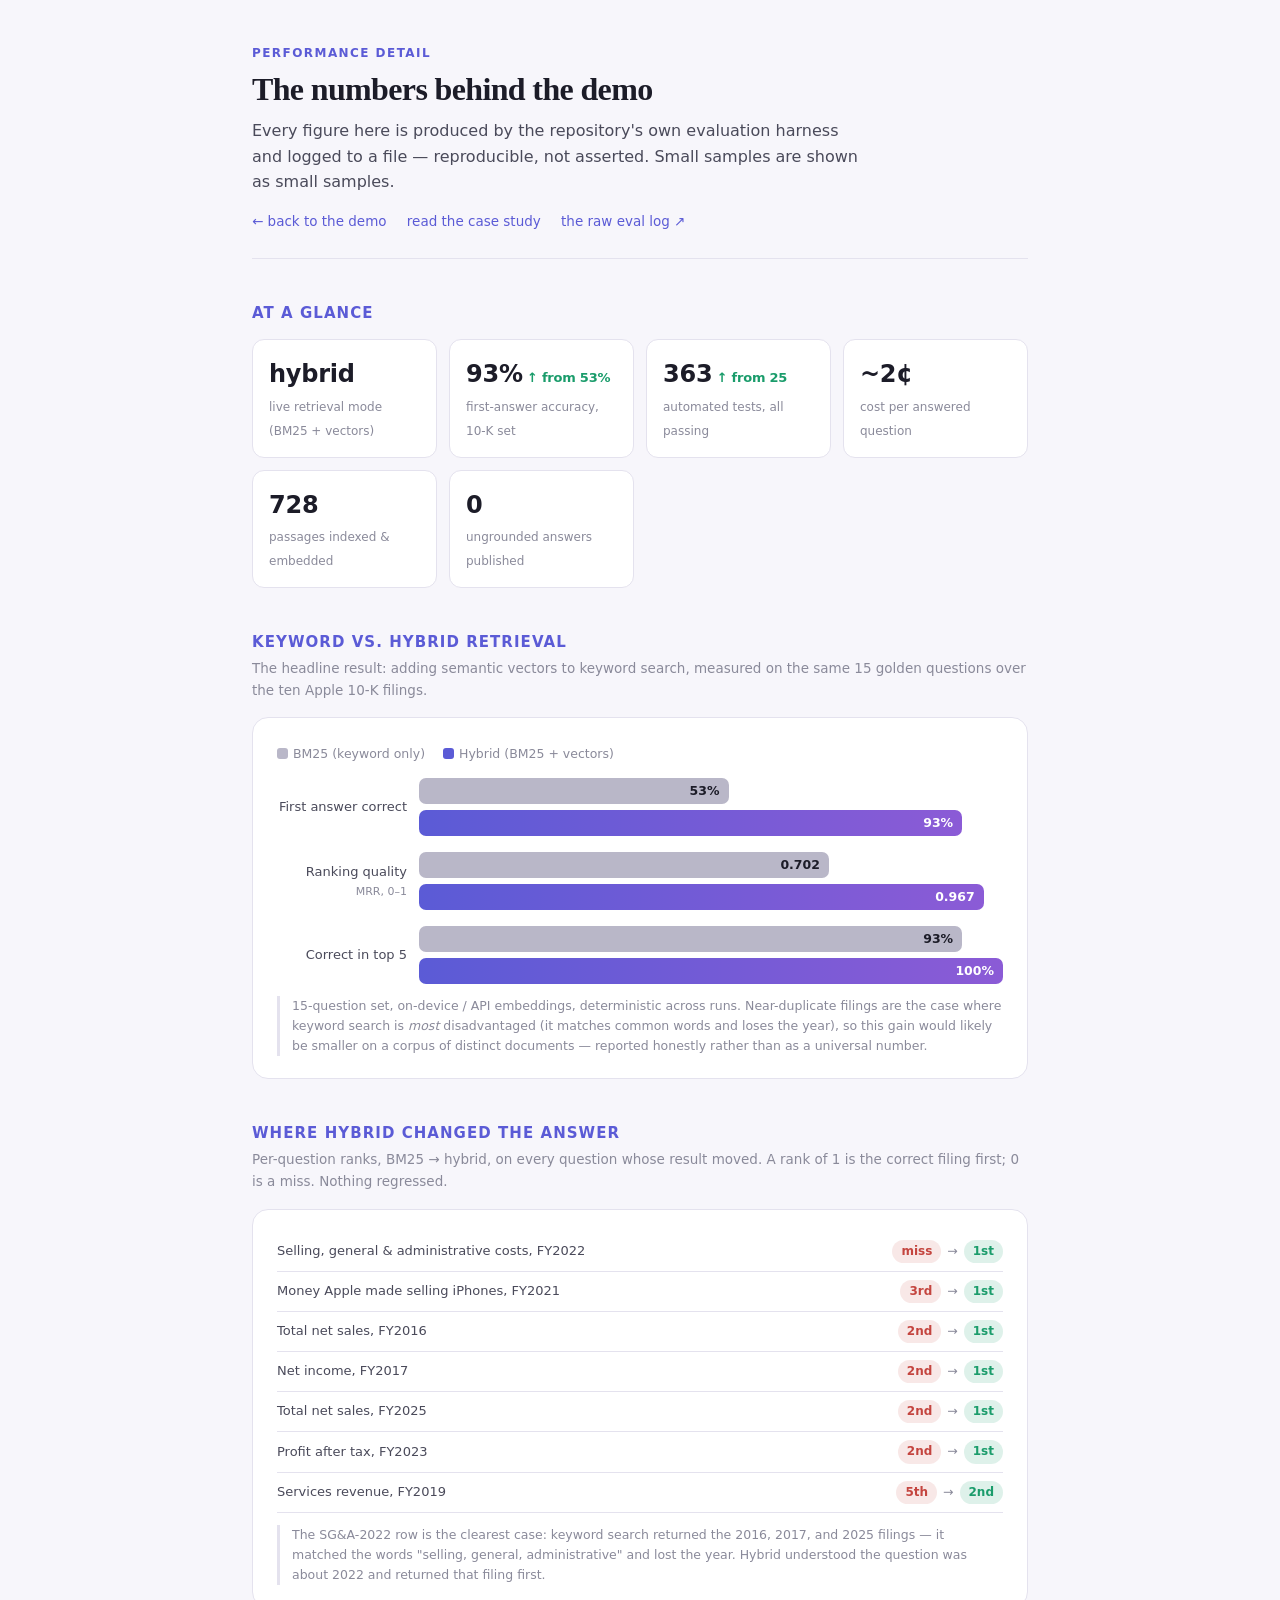
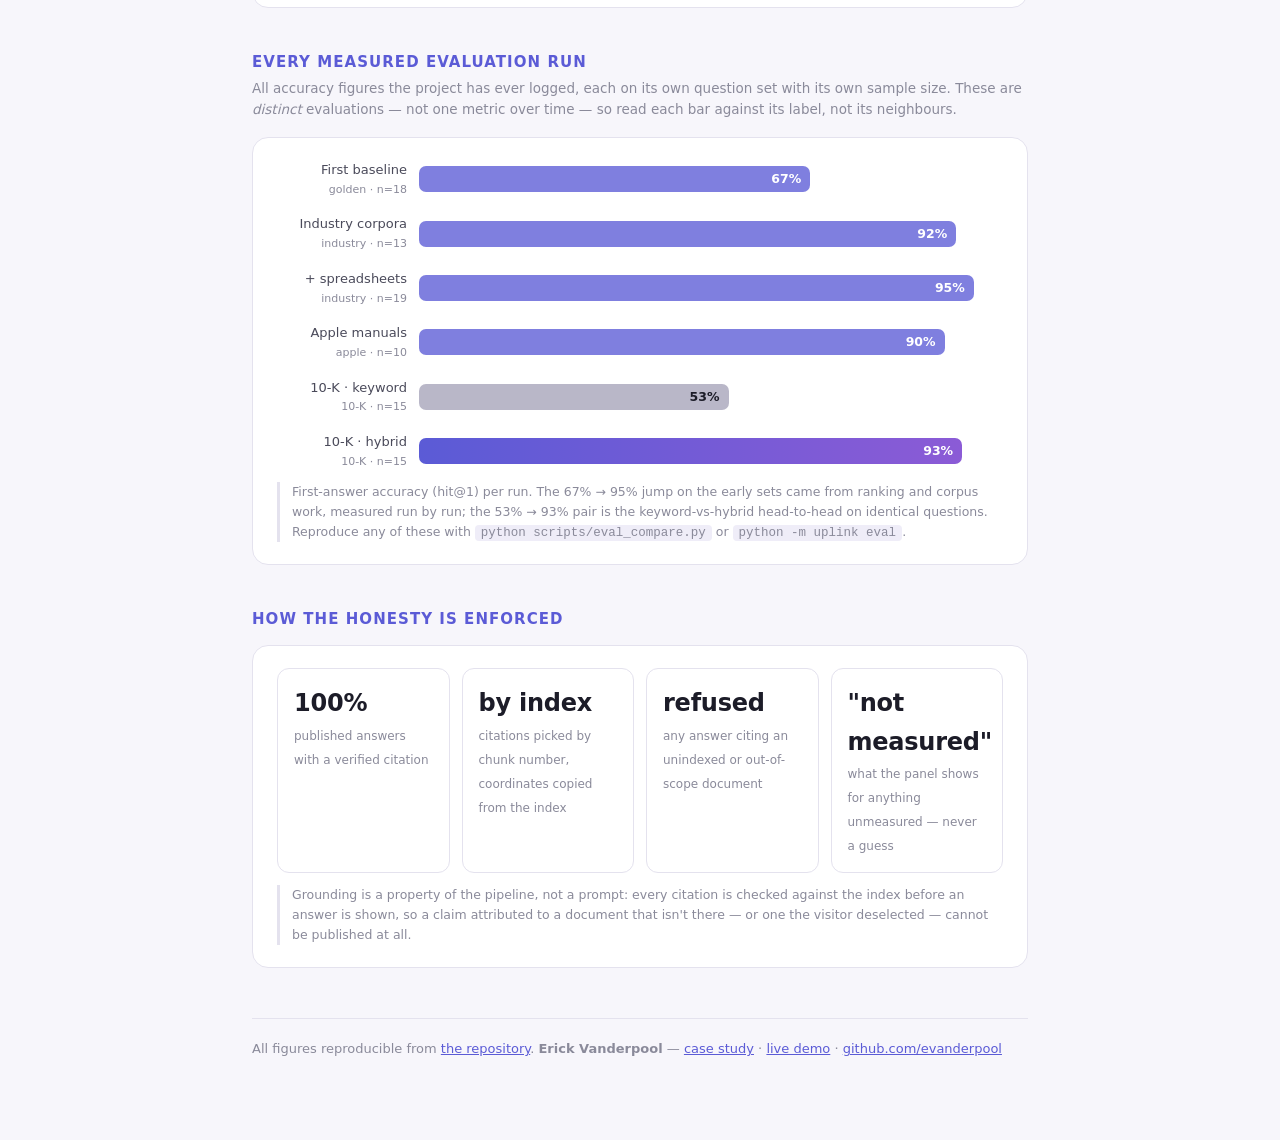
<file: uplink/static/performance.html>
<!doctype html>
<html lang="en">
<head>
<meta charset="utf-8">
<meta name="viewport" content="width=device-width, initial-scale=1">
<meta name="color-scheme" content="light dark">
<title>Uplink — Performance detail</title>
<style>
  :root {
    --brand-1: #5b5bd6; --brand-2: #8b5bd6; --good: #1a9c6b; --bad: #c4453f;
    --ink: #1c1c28; --ink-2: #4a4a5a; --muted: #8a8a9a;
    --bg: #f7f6fb; --surface: #ffffff; --line: #e4e2ee; --soft: #efedf8;
    --grey: #b9b7c8;
  }
  @media (prefers-color-scheme: dark) {
    :root { --ink: #ececf4; --ink-2: #b8b8c8; --muted: #77778a;
            --bg: #14141c; --surface: #1d1d28; --line: #2c2c3a; --soft: #232331;
            --grey: #45455a; }
  }
  * { margin: 0; padding: 0; box-sizing: border-box; }
  body { background: var(--bg); color: var(--ink);
         font: 15px/1.6 system-ui, -apple-system, sans-serif; }
  .wrap { max-width: 820px; margin: 0 auto; padding: 0 22px 80px; }
  header.hero { padding: 44px 0 26px; border-bottom: 1px solid var(--line); }
  .kicker { font-size: 12px; font-weight: 700; letter-spacing: .12em;
            text-transform: uppercase; color: var(--brand-1); }
  h1 { font-size: 32px; line-height: 1.15; letter-spacing: -0.02em;
       margin: 8px 0 10px; font-family: Georgia, serif; }
  .sub { font-size: 16px; color: var(--ink-2); max-width: 60ch; }
  .nav { margin-top: 16px; font-size: 13.5px; }
  .nav a { color: var(--brand-1); text-decoration: none; margin-right: 16px; }
  h2 { font-size: 15px; text-transform: uppercase; letter-spacing: .07em;
       color: var(--brand-1); margin: 42px 0 4px; }
  .h2sub { font-size: 13.5px; color: var(--muted); margin-bottom: 16px; }
  .card { background: var(--surface); border: 1px solid var(--line);
          border-radius: 16px; padding: 22px 24px; margin: 14px 0; }

  /* stat tiles */
  .tiles { display: grid; grid-template-columns: repeat(auto-fit, minmax(150px, 1fr));
           gap: 12px; margin: 14px 0; }
  .tile { background: var(--surface); border: 1px solid var(--line);
          border-radius: 12px; padding: 15px 16px; }
  .tile b { display: block; font-size: 24px; letter-spacing: -0.01em; }
  .tile .up { color: var(--good); font-size: 13px; font-weight: 600; }
  .tile span { font-size: 12px; color: var(--muted); }

  /* horizontal bar rows */
  .bars { display: flex; flex-direction: column; gap: 16px; }
  .barrow { display: grid; grid-template-columns: 130px 1fr; gap: 12px; align-items: center; }
  .barrow .lbl { font-size: 13px; color: var(--ink-2); text-align: right; }
  .barrow .lbl small { display: block; color: var(--muted); font-size: 11px; }
  .track { position: relative; }
  .bar { height: 26px; border-radius: 7px; display: flex; align-items: center;
         justify-content: flex-end; padding-right: 9px; color: #fff;
         font-size: 12.5px; font-weight: 700; min-width: 42px;
         transition: width .3s ease; }
  .bar.b25 { background: var(--grey); color: var(--ink); }
  .bar.hyb { background: linear-gradient(90deg, var(--brand-1), var(--brand-2)); }
  .bar.plain { background: color-mix(in srgb, var(--brand-1) 78%, transparent); }
  .pair { display: flex; flex-direction: column; gap: 6px; }
  .legend { display: flex; gap: 18px; font-size: 12.5px; color: var(--muted);
            margin: 4px 0 2px; }
  .swatch { display: inline-block; width: 11px; height: 11px; border-radius: 3px;
            vertical-align: -1px; margin-right: 5px; }

  /* dumbbell rank rows */
  .rank { display: grid; grid-template-columns: 1fr auto; gap: 10px;
          align-items: center; padding: 8px 0; border-bottom: 1px solid var(--line); }
  .rank:last-child { border-bottom: none; }
  .rank .q { font-size: 13px; color: var(--ink-2); }
  .rank .move { font-size: 12.5px; white-space: nowrap; font-variant-numeric: tabular-nums; }
  .pill { display: inline-block; border-radius: 999px; padding: 2px 9px;
          font-weight: 700; font-size: 12px; }
  .pill.from { background: color-mix(in srgb, var(--bad) 12%, transparent); color: var(--bad); }
  .pill.to { background: color-mix(in srgb, var(--good) 14%, transparent); color: var(--good); }
  .arrow { color: var(--muted); margin: 0 6px; }

  .note { font-size: 12.5px; color: var(--muted); margin-top: 12px;
          border-left: 3px solid var(--line); padding-left: 12px; }
  code { font: 12.5px ui-monospace, Consolas, monospace; background: var(--soft);
         border-radius: 4px; padding: 1px 6px; }
  .foot { margin-top: 50px; padding-top: 20px; border-top: 1px solid var(--line);
          font-size: 13px; color: var(--muted); }
  .foot a { color: var(--brand-1); }
</style>
</head>
<body>
<div class="wrap">

<header class="hero">
  <div class="kicker">Performance detail</div>
  <h1>The numbers behind the demo</h1>
  <p class="sub">Every figure here is produced by the repository's own
  evaluation harness and logged to a file — reproducible, not asserted.
  Small samples are shown as small samples.</p>
  <p class="nav"><a href="/">← back to the demo</a>
    <a href="/case-study">read the case study</a>
    <a href="https://github.com/evanderpool/uplink-demo/blob/main/fixtures/eval-history.jsonl">the raw eval log ↗</a></p>
</header>

<h2>At a glance</h2>
<div class="tiles">
  <div class="tile"><b>hybrid</b><span>live retrieval mode (BM25 + vectors)</span></div>
  <div class="tile"><b>93%<span class="up"> ↑ from 53%</span></b><span>first-answer accuracy, 10-K set</span></div>
  <div class="tile"><b>363<span class="up"> ↑ from 25</span></b><span>automated tests, all passing</span></div>
  <div class="tile"><b>~2¢</b><span>cost per answered question</span></div>
  <div class="tile"><b>728</b><span>passages indexed & embedded</span></div>
  <div class="tile"><b>0</b><span>ungrounded answers published</span></div>
</div>

<h2>Keyword vs. hybrid retrieval</h2>
<p class="h2sub">The headline result: adding semantic vectors to keyword search,
measured on the same 15 golden questions over the ten Apple 10-K filings.</p>
<div class="card">
  <div class="legend">
    <span><span class="swatch" style="background:var(--grey)"></span>BM25 (keyword only)</span>
    <span><span class="swatch" style="background:var(--brand-1)"></span>Hybrid (BM25 + vectors)</span>
  </div>
  <div class="bars" style="margin-top:14px">
    <div class="barrow">
      <div class="lbl">First answer correct</div>
      <div class="pair">
        <div class="bar b25" style="width:53%">53%</div>
        <div class="bar hyb" style="width:93%">93%</div>
      </div>
    </div>
    <div class="barrow">
      <div class="lbl">Ranking quality<small>MRR, 0–1</small></div>
      <div class="pair">
        <div class="bar b25" style="width:70.2%">0.702</div>
        <div class="bar hyb" style="width:96.7%">0.967</div>
      </div>
    </div>
    <div class="barrow">
      <div class="lbl">Correct in top 5</div>
      <div class="pair">
        <div class="bar b25" style="width:93%">93%</div>
        <div class="bar hyb" style="width:100%">100%</div>
      </div>
    </div>
  </div>
  <p class="note">15-question set, on-device / API embeddings, deterministic
  across runs. Near-duplicate filings are the case where keyword search is
  <em>most</em> disadvantaged (it matches common words and loses the year),
  so this gain would likely be smaller on a corpus of distinct documents —
  reported honestly rather than as a universal number.</p>
</div>

<h2>Where hybrid changed the answer</h2>
<p class="h2sub">Per-question ranks, BM25 → hybrid, on every question whose
result moved. A rank of 1 is the correct filing first; 0 is a miss. Nothing
regressed.</p>
<div class="card">
  <div class="rank"><div class="q">Selling, general &amp; administrative costs, FY2022</div>
    <div class="move"><span class="pill from">miss</span><span class="arrow">→</span><span class="pill to">1st</span></div></div>
  <div class="rank"><div class="q">Money Apple made selling iPhones, FY2021</div>
    <div class="move"><span class="pill from">3rd</span><span class="arrow">→</span><span class="pill to">1st</span></div></div>
  <div class="rank"><div class="q">Total net sales, FY2016</div>
    <div class="move"><span class="pill from">2nd</span><span class="arrow">→</span><span class="pill to">1st</span></div></div>
  <div class="rank"><div class="q">Net income, FY2017</div>
    <div class="move"><span class="pill from">2nd</span><span class="arrow">→</span><span class="pill to">1st</span></div></div>
  <div class="rank"><div class="q">Total net sales, FY2025</div>
    <div class="move"><span class="pill from">2nd</span><span class="arrow">→</span><span class="pill to">1st</span></div></div>
  <div class="rank"><div class="q">Profit after tax, FY2023</div>
    <div class="move"><span class="pill from">2nd</span><span class="arrow">→</span><span class="pill to">1st</span></div></div>
  <div class="rank"><div class="q">Services revenue, FY2019</div>
    <div class="move"><span class="pill from">5th</span><span class="arrow">→</span><span class="pill to">2nd</span></div></div>
  <p class="note">The SG&amp;A-2022 row is the clearest case: keyword search
  returned the 2016, 2017, and 2025 filings — it matched the words "selling,
  general, administrative" and lost the year. Hybrid understood the question
  was about 2022 and returned that filing first.</p>
</div>

<h2>Every measured evaluation run</h2>
<p class="h2sub">All accuracy figures the project has ever logged, each on its
own question set with its own sample size. These are <em>distinct</em>
evaluations — not one metric over time — so read each bar against its label,
not its neighbours.</p>
<div class="card">
  <div class="bars">
    <div class="barrow"><div class="lbl">First baseline<small>golden · n=18</small></div>
      <div class="track"><div class="bar plain" style="width:67%">67%</div></div></div>
    <div class="barrow"><div class="lbl">Industry corpora<small>industry · n=13</small></div>
      <div class="track"><div class="bar plain" style="width:92%">92%</div></div></div>
    <div class="barrow"><div class="lbl">+ spreadsheets<small>industry · n=19</small></div>
      <div class="track"><div class="bar plain" style="width:95%">95%</div></div></div>
    <div class="barrow"><div class="lbl">Apple manuals<small>apple · n=10</small></div>
      <div class="track"><div class="bar plain" style="width:90%">90%</div></div></div>
    <div class="barrow"><div class="lbl">10-K · keyword<small>10-K · n=15</small></div>
      <div class="track"><div class="bar b25" style="width:53%">53%</div></div></div>
    <div class="barrow"><div class="lbl">10-K · hybrid<small>10-K · n=15</small></div>
      <div class="track"><div class="bar hyb" style="width:93%">93%</div></div></div>
  </div>
  <p class="note">First-answer accuracy (hit@1) per run. The 67% → 95% jump on
  the early sets came from ranking and corpus work, measured run by run; the
  53% → 93% pair is the keyword-vs-hybrid head-to-head on identical questions.
  Reproduce any of these with
  <code>python scripts/eval_compare.py</code> or <code>python -m uplink eval</code>.</p>
</div>

<h2>How the honesty is enforced</h2>
<div class="card">
  <div class="tiles" style="margin:0">
    <div class="tile"><b>100%</b><span>published answers with a verified citation</span></div>
    <div class="tile"><b>by index</b><span>citations picked by chunk number, coordinates copied from the index</span></div>
    <div class="tile"><b>refused</b><span>any answer citing an unindexed or out-of-scope document</span></div>
    <div class="tile"><b>"not measured"</b><span>what the panel shows for anything unmeasured — never a guess</span></div>
  </div>
  <p class="note">Grounding is a property of the pipeline, not a prompt: every
  citation is checked against the index before an answer is shown, so a claim
  attributed to a document that isn't there — or one the visitor deselected —
  cannot be published at all.</p>
</div>

<div class="foot">
  <p>All figures reproducible from
  <a href="https://github.com/evanderpool/uplink-demo">the repository</a>.
  <strong>Erick Vanderpool</strong> —
  <a href="/case-study">case study</a> ·
  <a href="/">live demo</a> ·
  <a href="https://github.com/evanderpool">github.com/evanderpool</a></p>
</div>

</div>
</body>
</html>
</file>
